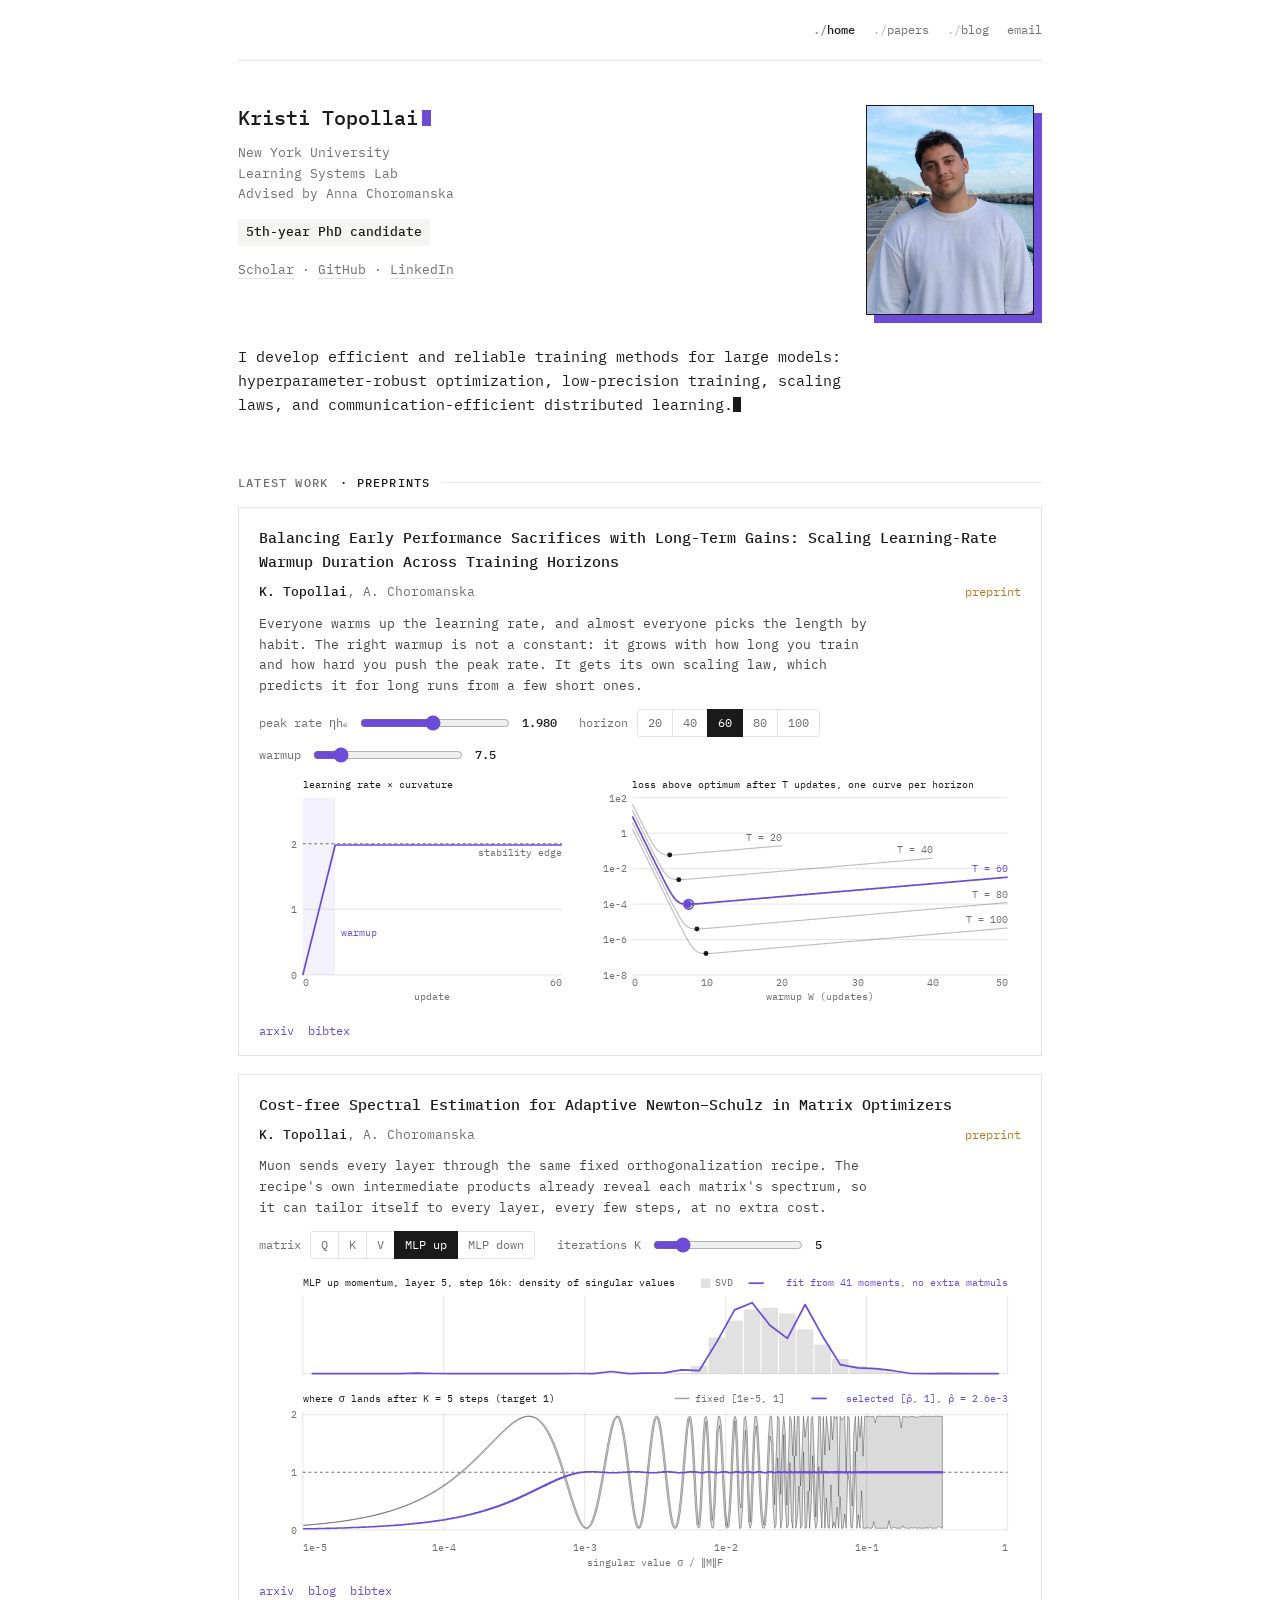
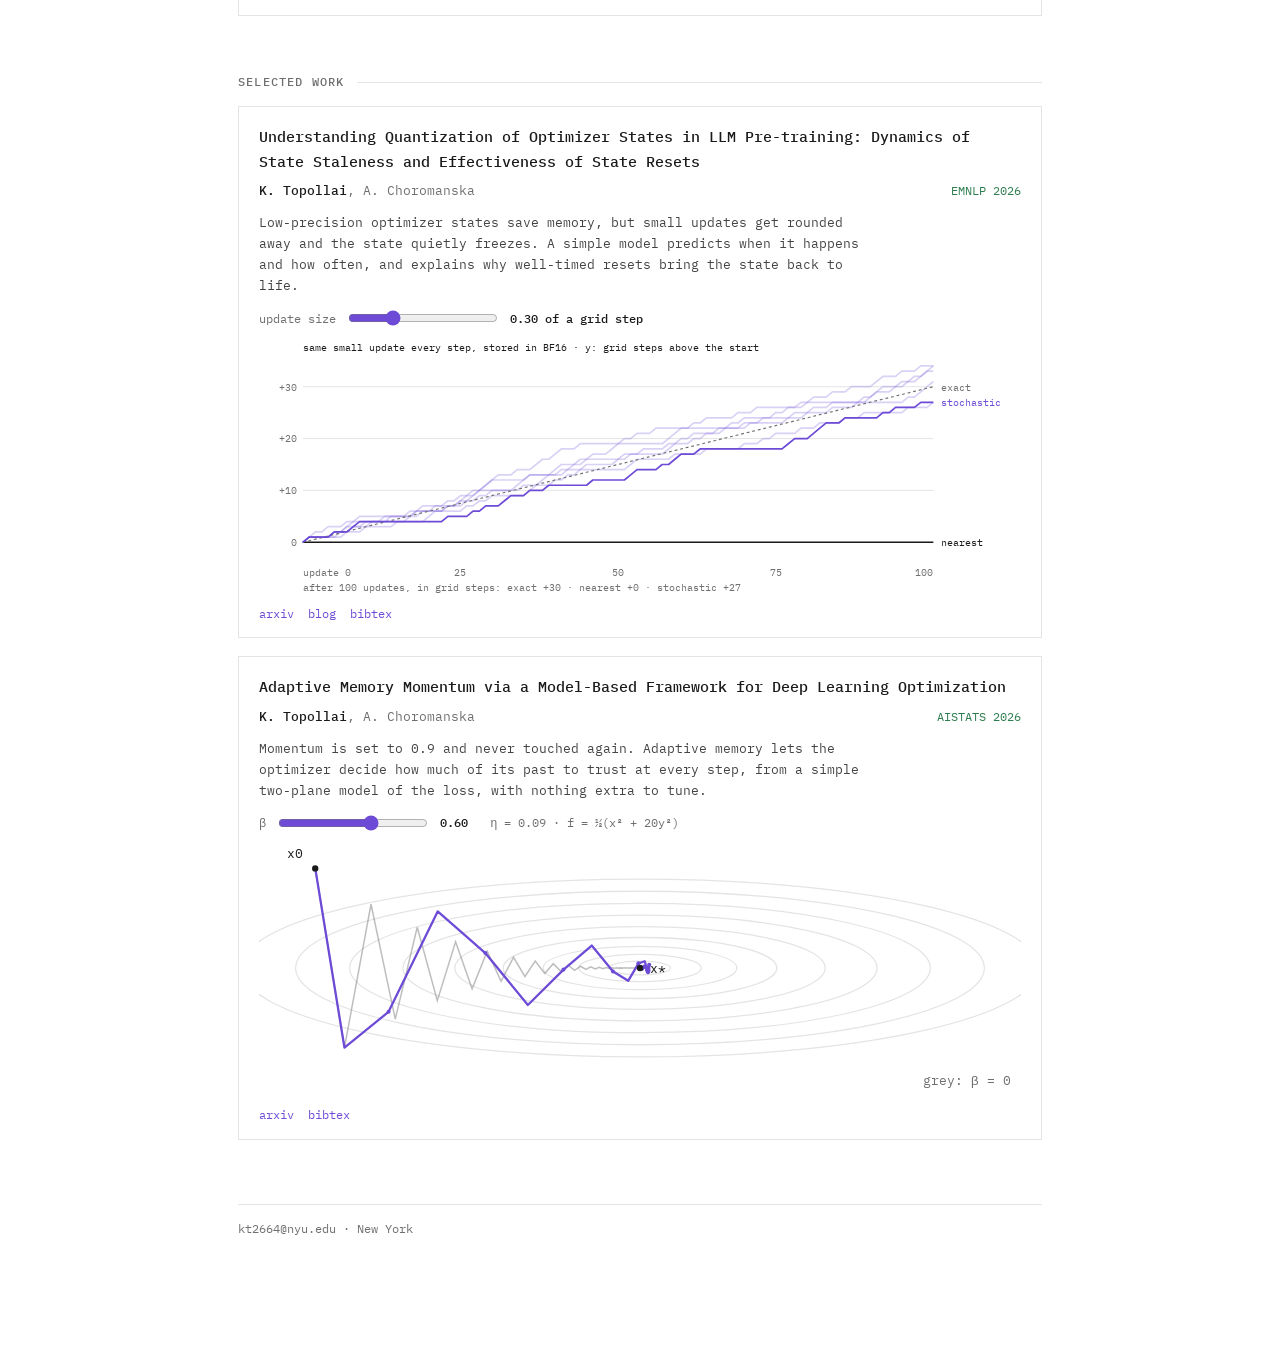
<file: index.html>
<!doctype html>
<html lang="en">
<head>
<meta charset="utf-8">
<meta name="viewport" content="width=device-width, initial-scale=1">
<title>Kristi Topollai</title>
<meta name="description" content="Kristi Topollai. PhD candidate at NYU working on efficient and reliable training methods for large models: optimization, low-precision training, scaling laws.">
<link rel="canonical" href="https://kristitopollai.github.io/">
<!-- link previews (LinkedIn, X, Slack); absolute URLs, so update them if the address changes -->
<meta property="og:type" content="website">
<meta property="og:url" content="https://kristitopollai.github.io/">
<meta property="og:title" content="Kristi Topollai">
<meta property="og:description" content="Optimization for deep learning. PhD candidate, NYU Tandon.">
<meta property="og:image" content="https://kristitopollai.github.io/assets/portrait.jpg">
<meta name="twitter:card" content="summary">
<!-- tells search engines that the site and the Scholar, GitHub and LinkedIn profiles are the same person -->
<script type="application/ld+json">{"@context": "https://schema.org", "@type": "Person", "name": "Kristi Topollai", "url": "https://kristitopollai.github.io/", "image": "https://kristitopollai.github.io/assets/portrait.jpg", "jobTitle": "PhD candidate", "affiliation": {"@type": "CollegeOrUniversity", "name": "New York University"}, "sameAs": ["https://scholar.google.com/citations?user=DKhXMoAAAAAJ", "https://github.com/KristiTopollai", "https://www.linkedin.com/in/kristi-topollai-3854aa298"]}</script>
<link rel="icon" href="data:image/svg+xml,%3Csvg xmlns='http://www.w3.org/2000/svg' viewBox='0 0 16 16'%3E%3Crect width='16' height='16' fill='%236d4bd6'/%3E%3C/svg%3E">
<link rel="preconnect" href="https://fonts.googleapis.com">
<link rel="stylesheet" href="https://fonts.googleapis.com/css2?family=IBM+Plex+Mono:ital,wght@0,400;0,500;1,400&display=swap">
<link rel="stylesheet" href="https://fonts.googleapis.com/css2?family=Martian+Mono:wdth,wght@75..112.5,400..800&display=swap">
<link rel="stylesheet" href="site.css?v=20261003g">
</head>
<body>
<div class="wrap">
  <div class="top">
    <nav>
      <button data-tab-btn="home" class="on">home</button>
      <button data-tab-btn="papers">papers</button>
      <button data-tab-btn="blog">blog</button>
      <a id="nav-email" href="#">email</a>
    </nav>
  </div>

  <div data-tab-pane="home" class="on">
    <div class="head">
      <div class="txt">
        <div class="idblock" id="idblock"></div>
      </div>
      <figure class="pf">
        <img class="portrait" src="assets/portrait.jpg" alt="Portrait of Kristi Topollai" width="280" height="350">
      </figure>
    </div>
    <p class="type" id="typed"></p>
    <h2>latest work <span>· preprints</span></h2>
    <div id="latest"></div>
    <h2>selected work</h2>
    <div id="works"></div>
  </div>

  <div data-tab-pane="papers">
    <h2>papers <span>· newest first</span></h2>
    <ul class="log" id="papers"></ul>
  </div>

  <div data-tab-pane="blog">
    <h2>blog <span>· with interactive figures 🙂</span></h2>
    <div id="posts"></div>
  </div>

  <div class="foot">
    <span id="foot-left"></span>
  </div>
</div>

<script src="data/profile.js?v=20261003g"></script>
<script src="data/papers.js?v=20261003g"></script>
<script src="data/posts.js?v=20261003g"></script>
<script src="figures/figs-core.js?v=20261003g"></script>
<script src="figures/momentum.js?v=20261003g"></script>
<script src="figures/warmup.js?v=20261003g"></script>
<script src="figures/quant.js?v=20261003g"></script>
<script src="figures/polar-data.js?v=20261003g"></script>
<script src="figures/polar.js?v=20261003g"></script>
<script src="site.js?v=20261003g"></script>
</body>
</html>
</file>
<file: site.css>
:root {
  --paper: #ffffff; --ink: #1a1a1a; --mute: #6f6f6f; --rule: #e4e4e4; --soft: #f4f4f2;
  --acc: #6d4bd6; --ok: #2f7d4f; --warn: #b7791f;
  --disp: "Martian Mono", "IBM Plex Mono", ui-monospace, monospace;
  --mono: "IBM Plex Mono", ui-monospace, SFMono-Regular, Menlo, monospace;
  color-scheme: light;
}
* { box-sizing: border-box; }
html, body { margin: 0; overflow-x: hidden; }
body { background: var(--paper); color: var(--ink); font-family: var(--mono); font-size: 14px; line-height: 1.65; min-height: 100vh; padding-bottom: 120px; -webkit-font-smoothing: antialiased; text-rendering: optimizeLegibility; }
a { color: inherit; }
:focus-visible { outline: 2px solid currentColor; outline-offset: 2px; }
[data-tab-pane] { display: none; }
[data-tab-pane].on { display: block; }

.wrap { max-width: 860px; margin: 0 auto; padding: 0 28px; }
.top { display: flex; flex-wrap: wrap; justify-content: space-between; align-items: center; gap: 8px 18px; padding: 20px 0; font-size: 12px; color: var(--mute); border-bottom: 1px solid var(--rule); }
.top > span { white-space: nowrap; }
.top nav { display: flex; gap: 18px; margin-left: auto; }
.top nav button { background: none; border: 0; font: inherit; color: inherit; cursor: pointer; padding: 0; }
.top nav button::before { content: "./"; opacity: .5; }
.top nav button:hover { color: var(--acc); }
.top nav button.on { color: var(--ink); font-weight: 500; }
.top nav a { text-decoration: none; }
.top nav a:hover { color: var(--acc); }

/* header: name and identity on the left, portrait on the right */
.head { display: grid; grid-template-columns: minmax(0, 1fr) 176px; column-gap: 44px; align-items: start; margin-top: 44px; }
.head .txt { text-align: left; }
/* portrait on a violet block offset like a shadow, echoing the violet block after the name */
.head .pf { position: relative; width: 168px; margin: 0; }
.head .pf::before { content: ""; position: absolute; inset: 0; transform: translate(8px, 8px); background: var(--acc); }
.head .portrait { position: relative; display: block; width: 100%; height: auto; aspect-ratio: 4 / 5; object-fit: cover; border: 1px solid var(--ink); background: var(--soft); }
/* the name is the first identity line, a little larger, with the violet block the portrait echoes */
.idblock p.nm { font-size: 20px; line-height: 1.3; color: var(--ink); margin: 0 0 12px; }
.idblock p.nm b { font-weight: 500; }
.idblock p.nm .c { display: inline-block; width: .45em; height: .8em; background: var(--acc); vertical-align: -.08em; margin-left: .2em; }
@keyframes blink { 50% { opacity: 0; } }
@media (max-width: 640px) {
  .head { grid-template-columns: 1fr; margin-top: 28px; }
  .head .pf { order: -1; width: 112px; margin-bottom: 28px; }
  .head .pf::before { transform: translate(6px, 6px); }
}

.idblock { font-family: var(--mono); font-size: 13px; line-height: 1.6; color: var(--mute); }
.idblock p { margin: 0 0 14px; }
.idblock p:last-child { margin-bottom: 0; }
.idblock b { font-weight: 500; color: var(--ink); }
.idblock a { text-decoration: none; border-bottom: 1px solid var(--rule); }
.idblock a:hover { color: var(--acc); border-color: var(--acc); }
.idblock .status { display: inline-block; padding: 3px 8px; border-radius: 3px; font-weight: 500; background: var(--soft); color: var(--ink); }
.type { margin: 30px 0 0; font-size: 15px; line-height: 1.6; max-width: 72ch; min-height: 3.2em; }
.type .cur { display: inline-block; width: .55em; height: 1em; background: var(--ink); vertical-align: -.15em; animation: blink 1.1s steps(1) infinite; }

h2 { font-size: 12px; font-weight: 500; letter-spacing: .1em; text-transform: uppercase; color: var(--mute); margin: 56px 0 14px; display: flex; align-items: center; gap: 12px; }
h2::after { content: ""; flex: 1; height: 1px; background: var(--rule); }
h2 span { color: var(--ink); }

/* selected work cards */
.work { border: 1px solid var(--rule); padding: 18px 20px 14px; margin-bottom: 18px; }
.work .wh { display: flex; justify-content: space-between; gap: 4px 16px; align-items: baseline; flex-wrap: wrap; margin-bottom: 12px; }
.work h3 { font-size: 15px; font-weight: 500; margin: 0 0 6px; }
.work .venue { font-size: 12px; color: var(--mute); }
.work p.au { margin: 0; font-size: 12.5px; color: var(--mute); }
.work p.au b { color: var(--ink); font-weight: 500; }
.work .venue.ok { color: var(--ok); }
.work .venue.rv { color: var(--warn); }
.work p.d { margin: 0 0 12px; font-size: 13px; color: #444; line-height: 1.6; max-width: 76ch; }
.work .lk { font-size: 12px; margin-top: 10px; }
.work .lk a, .work .lk button { color: var(--acc); text-decoration: none; margin-right: 14px; background: none; border: 0; font: inherit; padding: 0; cursor: pointer; }
.work .lk a:hover, .work .lk button:hover { text-decoration: underline; text-underline-offset: 3px; }

/* papers as log lines */
.log { list-style: none; margin: 0; padding: 0; }
.log li { display: grid; grid-template-columns: 52px 92px 1fr; column-gap: 16px; padding: 10px 0; border-bottom: 1px solid var(--rule); align-items: baseline; }
.log li:hover { background: var(--soft); margin: 0 -10px; padding-left: 10px; padding-right: 10px; }
.log .yr { color: var(--mute); font-size: 12.5px; }
.log .st { font-size: 11.5px; letter-spacing: .04em; }
.log .st.ok { color: var(--ok); }
.log .st.rv { color: var(--warn); }
.log .st.ws { color: var(--mute); }
.log .st.cf { color: var(--ink); font-weight: 500; }
.log .t { margin: 0; font-size: 14.5px; line-height: 1.45; }
.log .t a { text-decoration: none; }
.log .t a:hover { color: var(--acc); }
.log .au { margin: 2px 0 0; font-size: 12.5px; color: var(--mute); }
.log .au b { color: var(--ink); font-weight: 500; }
.log .au a, .log .au button { color: var(--acc); text-decoration: none; margin-left: 10px; background: none; border: 0; font: inherit; padding: 0; cursor: pointer; }
.log .au a:hover, .log .au button:hover { text-decoration: underline; text-underline-offset: 3px; }
.log .au .blog { border: 1px solid var(--acc); padding: 0 5px; border-radius: 2px; font-size: 11px; }
@media (max-width: 640px) { .log li { grid-template-columns: 52px 1fr; } .log .st { grid-column: 2; order: 3; } }

/* bibtex box, opened from a paper's "bibtex" button */
.log li > div { min-width: 0; }
.bib-btn.on { text-decoration: underline; text-underline-offset: 3px; }
.bib { position: relative; margin: 10px 0 4px; border: 1px solid var(--rule); background: var(--paper); }
.bib pre { margin: 0; padding: 10px 64px 10px 12px; font: 11.5px/1.55 var(--mono); color: var(--ink); overflow-x: auto; }
.bib .cp { position: absolute; top: 6px; right: 6px; font: 11px var(--mono); color: var(--acc); background: var(--paper); border: 1px solid var(--rule); padding: 1px 7px; cursor: pointer; }
.bib .cp:hover { border-color: var(--acc); }

/* blog posts */
.post { display: grid; grid-template-columns: 92px 1fr; column-gap: 16px; padding: 18px 0; border-bottom: 1px solid var(--rule); scroll-margin-top: 20px; }
.post .dt { color: var(--mute); font-size: 12.5px; padding-top: 3px; }
.post h3 { font-size: 16px; font-weight: 500; margin: 0 0 6px; }
.post h3 a { text-decoration: none; }
.post h3 a:hover { color: var(--acc); }
.post p { margin: 0 0 8px; font-size: 13.5px; color: #444; max-width: 70ch; }
.post .fm { font-size: 12px; }
.post .fm a { color: var(--acc); text-decoration: none; margin-right: 14px; }
.post .fm a:hover { text-decoration: underline; text-underline-offset: 3px; }
.post .fm span { color: var(--mute); }
.empty { color: var(--mute); font-size: 13px; padding: 18px 0; }

.foot { margin-top: 64px; font-size: 12px; color: var(--mute); border-top: 1px solid var(--rule); padding-top: 14px; display: flex; justify-content: space-between; flex-wrap: wrap; gap: 8px; }

/* interactive figures: shared look for every figures/*.js */
.fig { --fa: var(--acc); --fi: var(--ink); --fm: var(--mute); --fg: var(--rule); --fb: var(--paper); --ff: var(--soft); font-family: var(--mono); color: var(--fi); }
.fig svg { display: block; width: 100%; height: auto; background: var(--fb); }
.fig canvas { display: block; width: 100%; height: auto; }
.fig .ctl { display: flex; flex-wrap: wrap; gap: 8px 22px; align-items: center; font-size: 12px; color: var(--fm); margin: 0 0 8px; }
.fig .ctl label { display: flex; align-items: center; gap: 10px; cursor: pointer; }
.fig .ctl label:has(input[type=checkbox]) { border: 1px solid var(--fg); padding: 3px 8px; border-radius: 3px; }
.fig .ctl input[type=range] { width: 150px; accent-color: var(--fa); }
.fig .ctl input[type=checkbox] { accent-color: var(--fa); }
.fig .ctl output, .fig .ctl b { color: var(--fi); font-weight: 500; font-variant-numeric: tabular-nums; }
.fig .ctl button { font: inherit; color: var(--fi); background: transparent; border: 1px solid var(--fi); border-radius: 3px; padding: 3px 10px; cursor: pointer; }
.fig .ctl button:hover { background: var(--fi); color: var(--fb); }
.fig .ctl .pills { display: inline-flex; align-items: center; gap: 0; }
.fig .ctl .pills > span { margin-right: 10px; }
.fig .ctl .pills button { border-color: var(--fg); color: var(--fm); border-radius: 0; margin-left: -1px; }
.fig .ctl .pills button:first-of-type { border-radius: 3px 0 0 3px; }
.fig .ctl .pills button:last-of-type { border-radius: 0 3px 3px 0; }
.fig .ctl .pills button:hover { background: var(--ff); color: var(--fi); }
.fig .ctl .pills button.on { background: var(--fi); border-color: var(--fi); color: var(--fb); position: relative; }
.fig text { fill: var(--fm); font-family: var(--mono); font-size: 10.5px; }
.fig text.acc { fill: var(--fa); stroke: none; }
.fig text.ink { fill: var(--fi); stroke: none; }
.fig .grid { stroke: var(--fg); stroke-width: 1; fill: none; }
.fig .ink { stroke: var(--fi); fill: none; stroke-width: 1.6; }
.fig .acc { stroke: var(--fa); fill: none; stroke-width: 1.8; stroke-linejoin: round; }
.fig .accf { fill: var(--fa); }
.fig .inkf { fill: var(--fi); }
.fig .mute { stroke: var(--fm); fill: none; stroke-width: 1.2; stroke-dasharray: 3 3; }
.fig .band { fill: var(--fa); opacity: .08; }
.fig .bar { fill: var(--fi); opacity: .13; }
.fig .ref { stroke: var(--fm); opacity: .45; fill: none; stroke-width: 1.2; }

@media (prefers-reduced-motion: reduce) { * { animation: none !important; transition: none !important; scroll-behavior: auto !important; } }
</file>
